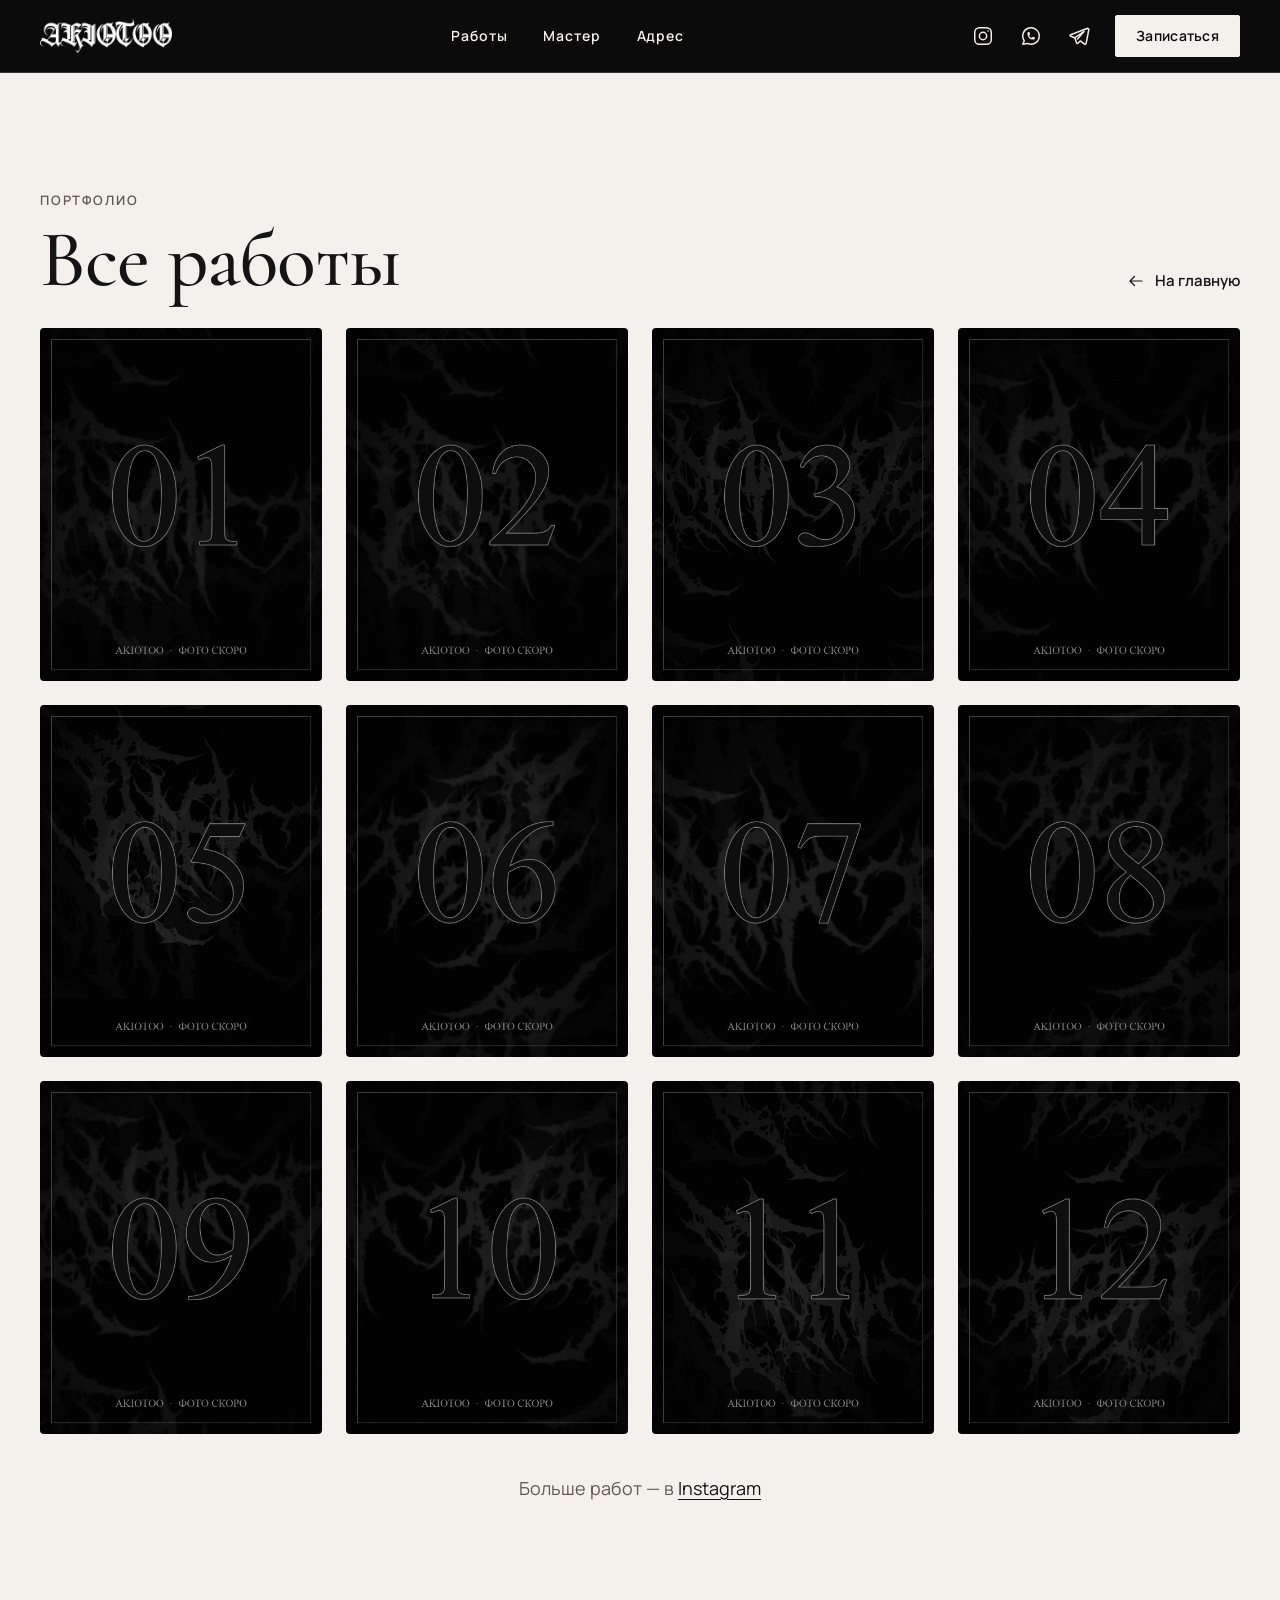
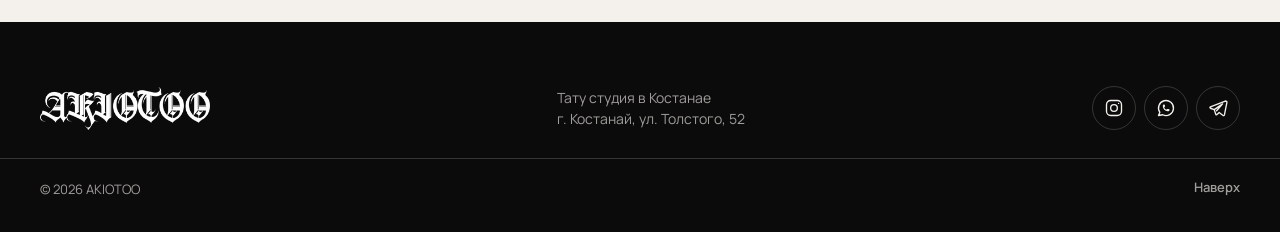
<file: works.html>
<!doctype html>
<html lang="ru" data-theme="light">
<head>
  <meta charset="utf-8">
  <meta name="viewport" content="width=device-width, initial-scale=1, viewport-fit=cover">
  <!-- Тема: по умолчанию светлая. Тёмная — по ссылке ?theme=dark (запоминается до закрытия вкладки),
       вернуть светлую — ?theme=light. Сменить тему по умолчанию — DEFAULT ниже (в обоих HTML). -->
  <script>
    (function () {
      var DEFAULT = 'light';
      var t = new URLSearchParams(location.search).get('theme');
      try {
        if (t === 'light' || t === 'dark') sessionStorage.setItem('akiotoo-theme', t);
        else t = sessionStorage.getItem('akiotoo-theme');
      } catch (e) {}
      document.documentElement.setAttribute('data-theme', t === 'light' || t === 'dark' ? t : DEFAULT);
      document.documentElement.classList.add('js');
    })();
  </script>
  <title>Все работы — AKIOTOO, тату студия в Костанае</title>
  <meta name="description" content="AKIOTOO — тату студия в Костанае, ул. Толстого, 52. Индивидуальные эскизы в любом стиле, стерильность и безопасность, бесплатная консультация. Опыт более 5 лет, 3500+ работ.">
  <meta name="theme-color" content="#0b0b0b">
  <meta property="og:type" content="website">
  <meta property="og:title" content="AKIOTOO — тату студия в Костанае">
  <meta property="og:description" content="Индивидуальные эскизы во всех стилях. Опыт более 5 лет, 3500+ работ. Консультация бесплатно.">
  <meta property="og:image" content="https://amudkzawi.github.io/akiotoo-website/assets/img/og.jpg">
  <meta property="og:locale" content="ru_RU">
  <link rel="icon" type="image/png" href="assets/img/favicon.png">
  <link rel="apple-touch-icon" href="assets/img/apple-touch-icon.png">

  <link rel="preload" href="assets/fonts/manrope.woff2" as="font" type="font/woff2" crossorigin>
  <link rel="preload" href="assets/fonts/cormorant-500.woff2" as="font" type="font/woff2" crossorigin>
  <link rel="stylesheet" href="css/style.css">
  <script src="js/config.js" defer></script>
  <script src="js/main.js" defer></script>
</head>
<body class="page-works">
  <svg width="0" height="0" style="position:absolute" aria-hidden="true" focusable="false">
    <symbol id="i-ig" viewBox="0 0 24 24"><g stroke="currentColor" stroke-width="1.6" fill="none" stroke-linecap="round" stroke-linejoin="round"><rect x="3" y="3" width="18" height="18" rx="5"/><circle cx="12" cy="12" r="4"/><path d="M17.5 6.5h.01"/></g></symbol>
    <symbol id="i-wa" viewBox="0 0 24 24"><g stroke="currentColor" stroke-width="1.6" fill="none" stroke-linecap="round" stroke-linejoin="round"><path d="M3 21l1.65-3.8a9 9 0 1 1 3.4 2.9L3 21"/><path d="M9 10a.5.5 0 0 0 1 0V9a.5.5 0 0 0-1 0v1a5 5 0 0 0 5 5h1a.5.5 0 0 0 0-1h-1a.5.5 0 0 0 0 1"/></g></symbol>
    <symbol id="i-tg" viewBox="0 0 24 24"><g stroke="currentColor" stroke-width="1.6" fill="none" stroke-linecap="round" stroke-linejoin="round"><path d="M21.5 3.5 2.9 10.6c-.8.3-.8 1.4 0 1.7l4.6 1.6 1.8 5.6c.2.7 1 .9 1.5.4l2.6-2.5 4.7 3.5c.6.4 1.4.1 1.6-.6l3-15.1c.1-.8-.6-1.4-1.2-1.2Z"/><path d="m7.5 13.9 10-6.9-7.2 8.3"/></g></symbol>
    <symbol id="i-gem" viewBox="0 0 24 24"><g stroke="currentColor" stroke-width="1.6" fill="none" stroke-linecap="round" stroke-linejoin="round"><path d="M6 3h12l4 6-10 13L2 9Z"/><path d="M11 3 8 9l4 13 4-13-3-6"/><path d="M2 9h20"/></g></symbol>
    <symbol id="i-layers" viewBox="0 0 24 24"><g stroke="currentColor" stroke-width="1.6" fill="none" stroke-linecap="round" stroke-linejoin="round"><path d="M12.83 2.18a2 2 0 0 0-1.66 0L2.6 6.08a1 1 0 0 0 0 1.83l8.58 3.91a2 2 0 0 0 1.66 0l8.58-3.9a1 1 0 0 0 0-1.83Z"/><path d="m22 17.65-9.17 4.16a2 2 0 0 1-1.66 0L2 17.65"/><path d="m22 12.65-9.17 4.16a2 2 0 0 1-1.66 0L2 12.65"/></g></symbol>
    <symbol id="i-shield" viewBox="0 0 24 24"><g stroke="currentColor" stroke-width="1.6" fill="none" stroke-linecap="round" stroke-linejoin="round"><path d="M20 13c0 5-3.5 7.5-7.66 8.95a1 1 0 0 1-.67-.01C7.5 20.5 4 18 4 13V6a1 1 0 0 1 1-1c2 0 4.5-1.2 6.24-2.72a1.17 1.17 0 0 1 1.52 0C14.51 3.81 17 5 19 5a1 1 0 0 1 1 1z"/><path d="m9 12 2 2 4-4"/></g></symbol>
    <symbol id="i-cal" viewBox="0 0 24 24"><g stroke="currentColor" stroke-width="1.6" fill="none" stroke-linecap="round" stroke-linejoin="round"><rect x="3" y="4" width="18" height="18" rx="2"/><path d="M16 2v4M8 2v4M3 10h18"/></g></symbol>
    <symbol id="i-arrow" viewBox="0 0 24 24"><g stroke="currentColor" stroke-width="1.6" fill="none" stroke-linecap="round" stroke-linejoin="round"><path d="M4 12h16M14 6l6 6-6 6"/></g></symbol>
    <symbol id="i-arrow-hand" viewBox="0 0 40 16"><path d="M1.5 8.6c8-.6 20.5-.9 35.2-.4M29.5 2.2c2.4 2.2 4.6 4 7.6 5.9-2.9 1.6-5.4 3.6-7.9 6" fill="none" stroke="currentColor" stroke-width="2.2" stroke-linecap="round" stroke-linejoin="round"/></symbol>
    <symbol id="i-box" viewBox="0 0 200 60" preserveAspectRatio="none"><path d="M4 6.5C50 3.6 120 4.4 196.5 3.2c.9 16 .4 33 1 51.2-58 1.6-131 1.4-193.8 2.4C2.6 40 3.6 22 4 6.5Z" fill="none" stroke="currentColor" stroke-width="2" stroke-linejoin="round" vector-effect="non-scaling-stroke"/></symbol>
  </svg>
  <a class="skip" href="#main">К содержанию</a>

  <header class="header">
    <div class="header__inner container">
      <a class="header__logo" href="index.html#top" aria-label="AKIOTOO — на главную"><picture><source type="image/avif" srcset="assets/img/logo-300.avif"><img src="assets/img/logo-300.webp" width="300" height="77" alt="AKIOTOO"></picture></a>
      <nav class="header__nav" aria-label="Разделы">
        <a href="index.html#works">Работы</a>
        <a href="index.html#master">Мастер</a>
        <a href="index.html#contacts">Адрес</a>
      </nav>
      <div class="header__actions">
      <ul class="socials" aria-label="Соцсети">
        <li><a class="icon-btn" data-ig href="#" aria-label="Instagram"><svg aria-hidden="true"><use href="#i-ig"/></svg></a></li>
        <li><a class="icon-btn" data-wa href="#" aria-label="WhatsApp"><svg aria-hidden="true"><use href="#i-wa"/></svg></a></li>
        <li><a class="icon-btn" data-tg href="#" aria-label="Telegram"><svg aria-hidden="true"><use href="#i-tg"/></svg></a></li>
      </ul>
        <a class="btn btn--sm header__cta" data-wa href="#">Записаться</a>
      </div>
    </div>
  </header>

  <main id="main" class="section works-page">
    <div class="container">
      <header class="section-head" data-reveal>
        <p class="kicker">Портфолио</p>
        <h1 class="h1">Все работы</h1>
        <a class="link link--back" href="index.html"><svg aria-hidden="true"><use href="#i-arrow"/></svg>На главную</a>
      </header>
      <div class="works-grid works-grid--all" data-works-grid>
        <!-- карточки подставляются из js/config.js -->
      </div>
      <p class="works-page__more">Больше работ — в <a class="link-inline" data-ig href="#">Instagram</a></p>
    </div>
  </main>

  <footer class="footer">
    <div class="container footer__inner">
      <a class="footer__logo" href="index.html#top" aria-label="AKIOTOO — наверх"><picture><source type="image/avif" srcset="assets/img/logo-300.avif"><img src="assets/img/logo-300.webp" width="300" height="77" alt="AKIOTOO"></picture></a>
      <p class="footer__tag">Тату студия в Костанае<br><span data-address></span></p>
      <ul class="socials footer__socials" aria-label="Соцсети">
        <li><a class="icon-btn" data-ig href="#" aria-label="Instagram"><svg aria-hidden="true"><use href="#i-ig"/></svg></a></li>
        <li><a class="icon-btn" data-wa href="#" aria-label="WhatsApp"><svg aria-hidden="true"><use href="#i-wa"/></svg></a></li>
        <li><a class="icon-btn" data-tg href="#" aria-label="Telegram"><svg aria-hidden="true"><use href="#i-tg"/></svg></a></li>
      </ul>
    </div>
    <div class="container footer__bottom">
      <p>© <span data-year>2026</span> AKIOTOO</p>
      <a class="link link--sm" href="index.html#top">Наверх</a>
    </div>
  </footer>

</body>
</html>
</file>
<file: css/style.css>
/* ==========================================================================
   AKIOTOO — стили
   1. Шрифты и токены
   2. База, сетка, типографика
   3. Кнопки, ссылки, иконки
   4. Секции (mobile-first)
   5. Планшет ≥ 768px
   6. ПК ≥ 1024px, широкие экраны
   7. Анимации (только transform / opacity)
   ========================================================================== */

/* ---------- 1. Шрифты (свои woff2: кириллица + латиница) ---------- */
@font-face {
  font-family: 'Manrope';
  src: url(../assets/fonts/manrope.woff2) format('woff2');
  font-weight: 400 600;
  font-style: normal;
  font-display: swap;
}
@font-face {
  font-family: 'Cormorant Garamond';
  src: url(../assets/fonts/cormorant-500.woff2) format('woff2');
  font-weight: 500;
  font-style: normal;
  font-display: swap;
}

/* Светлая тема (по умолчанию). Тёмная — html[data-theme="dark"] */
:root {
  --paper: #f4f1ec;
  --dark: #0b0b0b;

  --bg: var(--paper);
  --bg-2: #ebe7e0;
  --surface: #ffffff;
  --text: #141414;
  --muted: #5f5a53;
  --line: rgba(20, 20, 20, .14);
  --line-strong: rgba(20, 20, 20, .85);
  --map-filter: grayscale(1) contrast(1.02);

  --f-serif: 'Cormorant Garamond', 'Times New Roman', Georgia, serif;
  --f-sans: 'Manrope', system-ui, -apple-system, 'Segoe UI', Roboto, sans-serif;

  /* шкала размеров */
  --fs-sm: 13px;
  --fs-body: 17px;
  --fs-lead: 20px;
  --fs-h3: 21px;
  --fs-h2: 40px;
  --fs-h1: 48px;
  --fs-stat: 34px;

  --container: 1280px;
  --pad: 16px;          /* поля контейнера */
  --gap: 12px;          /* межколоночный интервал */
  --section: 64px;      /* отступ между секциями */
  --radius: 4px;
  --header-h: 60px;
  --ease: cubic-bezier(.2, .7, .2, 1);

  color-scheme: light;
}

:root[data-theme='dark'] {
  --paper: #0b0b0b;
  --bg-2: #151515;
  --surface: #1b1b1b;
  --text: #ece8e1;
  --muted: #9a958d;
  --line: rgba(236, 232, 225, .16);
  --line-strong: rgba(236, 232, 225, .8);
  --map-filter: invert(.92) hue-rotate(180deg) grayscale(.9) contrast(.9);
  color-scheme: dark;
}

/* тёмные островки: шапка, hero, подвал, лайтбокс */
.header, .hero, .footer, .lightbox {
  --bg: var(--dark);
  --text: #f4f1ec;
  --muted: rgba(244, 241, 236, .64);
  --line: rgba(244, 241, 236, .18);
  --line-strong: rgba(244, 241, 236, .85);
  color: var(--text);
}

/* ---------- 2. База ---------- */
*, *::before, *::after { box-sizing: border-box; }
html { -webkit-text-size-adjust: 100%; background: var(--bg); scroll-padding-top: calc(var(--header-h) + 16px); }
@media (prefers-reduced-motion: no-preference) { html { scroll-behavior: smooth; } }
body {
  margin: 0;
  background: var(--bg);
  color: var(--text);
  font: 400 var(--fs-body)/1.6 var(--f-sans);
  -webkit-font-smoothing: antialiased;
  text-rendering: optimizeLegibility;
}
img, svg, picture { display: block; max-width: 100%; }
img { height: auto; }
a { color: inherit; text-decoration: none; }
ul { list-style: none; margin: 0; padding: 0; }
h1, h2, h3, p, figure { margin: 0; }
button { font: inherit; color: inherit; background: none; border: 0; padding: 0; cursor: pointer; }
:focus-visible { outline: 2px solid currentColor; outline-offset: 3px; }

.sr-only {
  position: absolute; width: 1px; height: 1px; margin: -1px; padding: 0;
  overflow: hidden; clip: rect(0 0 0 0); white-space: nowrap; border: 0;
}
.skip {
  position: absolute; left: 12px; top: -80px; z-index: 300;
  padding: 12px 16px; background: var(--text); color: var(--bg);
}
.skip:focus { top: 12px; }

.container { width: 100%; max-width: calc(var(--container) + 2 * var(--pad)); margin-inline: auto; padding-inline: var(--pad); }
.grid { display: grid; grid-template-columns: repeat(12, minmax(0, 1fr)); column-gap: var(--gap); }

.section { padding-top: var(--section); }
main { padding-bottom: var(--section); }

.kicker {
  font: 600 var(--fs-sm)/1.2 var(--f-sans);
  letter-spacing: .14em;
  text-transform: uppercase;
  color: var(--muted);
}
.h1, .h2 { font-family: var(--f-serif); font-weight: 500; letter-spacing: -.01em; }
.h1 { font-size: var(--fs-h1); line-height: 1.02; }
.h2 { font-size: var(--fs-h2); line-height: 1.05; }
.lead { font-size: var(--fs-lead); line-height: 1.55; }

.section-head {
  display: grid; grid-template-columns: 1fr auto; align-items: end; gap: 10px 24px;
  margin-bottom: 28px;
}
.section-head .kicker { grid-column: 1 / -1; }
.section-head .link { margin-bottom: 6px; }

/* ---------- 3. Кнопки, ссылки, иконки — единый стиль ---------- */
.btn {
  display: inline-flex; align-items: center; justify-content: center; gap: 10px;
  min-height: 52px; padding: 0 26px;
  border: 1px solid var(--text);
  border-radius: 2px;
  background: var(--text); color: var(--bg);
  font: 600 15px/1 var(--f-sans); letter-spacing: .02em;
  transition: background-color .2s, color .2s, border-color .2s;
}
.btn svg { width: 20px; height: 20px; flex: none; }
.btn:hover { background: transparent; color: var(--text); }
.btn--ghost { background: transparent; color: var(--text); border-color: var(--line-strong); }
.btn--ghost:hover { background: var(--text); color: var(--bg); border-color: var(--text); }
.btn--sm { min-height: 42px; padding: 0 20px; font-size: 14px; }

.link {
  display: inline-flex; align-items: center; gap: 10px;
  font: 600 15px/1.2 var(--f-sans);
  background: linear-gradient(currentColor, currentColor) 0 100% / 0 1px no-repeat;
  padding-bottom: 4px;
  transition: background-size .3s var(--ease);
  white-space: nowrap;
}
.link svg { width: 18px; height: 18px; transition: transform .3s var(--ease); }
.link:hover { background-size: 100% 1px; }
.link:hover svg { transform: translateX(4px); }
.link--sm { font-size: 13px; }
.link--back svg { transform: scaleX(-1); }
.link--back:hover svg { transform: scaleX(-1) translateX(4px); }
.link-inline { text-decoration: underline; text-underline-offset: 4px; text-decoration-thickness: 1px; }
.link-inline:hover { text-decoration-thickness: 2px; }

.icon-btn {
  display: grid; place-items: center;
  width: 44px; height: 44px;
  border: 1px solid var(--line);
  border-radius: 50%;
  transition: background-color .2s, color .2s, border-color .2s;
}
.icon-btn svg { width: 20px; height: 20px; }
.icon-btn:hover { background: var(--text); color: var(--bg); border-color: var(--text); }
.socials { display: flex; gap: 8px; }

/* рукописная кнопка «Запись» — единственный маркерный акцент */
.btn-marker {
  position: relative;
  display: inline-flex; align-items: center; gap: 14px;
  padding: 14px 22px 12px;
  color: var(--text);
}
.btn-marker__word { height: 22px; width: auto; aspect-ratio: 2136 / 783; }
.btn-marker__arrow { width: 34px; height: 14px; transition: transform .3s var(--ease); }
.btn-marker__box { position: absolute; inset: 0; width: 100%; height: 100%; }
.btn-marker:hover .btn-marker__arrow { transform: translateX(6px); }

/* ---------- 4. Секции ---------- */

/* Шапка — чёрная полоса, как в макете */
.header {
  position: sticky; top: 0; z-index: 50;
  background: var(--dark);
  border-bottom: 1px solid var(--line);
}
.header__inner { display: flex; align-items: center; justify-content: space-between; gap: 16px; height: var(--header-h); }
.header__logo img { width: 116px; height: auto; }
.header__nav, .header__cta { display: none; }
.header .icon-btn { border-color: transparent; width: 40px; height: 40px; }
.header .icon-btn svg { width: 22px; height: 22px; }
.header .icon-btn:hover { border-color: var(--text); }

/* Hero */
.hero {
  position: relative;
  margin: 12px var(--pad) 0;
  aspect-ratio: 4 / 5;
  max-height: 80svh;
  min-height: 440px;
  overflow: hidden;
  border-radius: var(--radius);
  background: var(--dark);
}
.hero__media { position: absolute; inset: 0; }
.hero__media picture, .hero__media img { width: 100%; height: 100%; }
.hero__media img { object-fit: cover; object-position: 50% 40%; }
.hero__shade {
  position: absolute; inset: 0;
  background:
    linear-gradient(180deg, rgba(0,0,0,.55) 0%, rgba(0,0,0,0) 40%),
    linear-gradient(0deg, rgba(0,0,0,.55) 0%, rgba(0,0,0,0) 32%);
}
.hero__inner { position: relative; height: 100%; padding: 6% 6%; display: flex; flex-direction: column; justify-content: space-between; max-width: none; }
.hero__title { display: flex; flex-direction: column; align-items: flex-end; font-weight: 400; }
.hero__logo img { width: 100%; filter: drop-shadow(0 4px 20px rgba(0,0,0,.5)); }
.hero__studio {
  margin-top: 6px;
  font: 600 14px/1.2 var(--f-sans); letter-spacing: .14em; text-transform: uppercase;
}
.hero__city { margin-top: 10px; margin-right: 3%; }
.hero__city svg { height: 26px; width: auto; aspect-ratio: 2971 / 784; transform: rotate(-4deg); }
.hero__bottom { display: flex; align-items: flex-end; justify-content: space-between; gap: 16px; }
.hero__meta { display: none; }

/* Цифры */
.stats { margin-top: 12px; }
.stats__list {
  display: grid; grid-template-columns: repeat(3, 1fr);
  border: 1px solid var(--line-strong);
  border-radius: var(--radius);
}
.stat { display: flex; flex-direction: column; align-items: center; justify-content: center; padding: 12px 6px; text-align: center; }
.stat + .stat { border-left: 1px solid var(--line); }
.stat__value { order: 2; font: 500 22px/1.1 var(--f-serif); font-variant-numeric: lining-nums; white-space: nowrap; }
.stat__value small { font-size: .7em; }
.stat__label { order: 1; font: 600 13px/1.3 var(--f-sans); color: var(--muted); }

/* Портфолио — ровная сетка, одинаковые пропорции */
.works-grid { display: grid; gap: 8px; }
.works-grid--home { grid-template-columns: repeat(3, 1fr); }
.works-grid--home .is-extra { display: none; }
.works-grid--all { grid-template-columns: repeat(2, 1fr); }
.work {
  position: relative; display: block;
  aspect-ratio: 4 / 5;
  overflow: hidden;
  border-radius: var(--radius);
  background: var(--dark);
}
.work img { width: 100%; height: 100%; object-fit: cover; transition: transform .6s var(--ease); }
.work:hover img { transform: scale(1.04); }
.work:focus-visible { outline-offset: 2px; }

/* Преимущества */
.features { display: grid; grid-template-columns: repeat(2, 1fr); border-top: 1px solid var(--line); }
.feature {
  display: flex; flex-direction: column; gap: 14px;
  padding: 20px 14px 22px 0;
  border-bottom: 1px solid var(--line);
}
.feature:nth-child(even) { padding-left: 14px; border-left: 1px solid var(--line); }
.feature__icon { width: 28px; height: 28px; }
.feature__title { font: 500 var(--fs-h3)/1.15 var(--f-serif); }

/* О мастере */
.about { align-items: center; row-gap: 24px; }
.about__text { grid-column: 1 / span 7; }
.about__text .h2 { margin: 12px 0 16px; }
.about__text .lead { font-size: var(--fs-body); }
.about__cta { margin-top: 24px; display: none; }
.about__photo { grid-column: 8 / -1; overflow: hidden; border-radius: var(--radius); aspect-ratio: 4 / 5; }
.about__photo img { width: 100%; height: 100%; object-fit: cover; }

/* Адрес */
.contacts { row-gap: 24px; align-items: start; }
.contacts__info { grid-column: 1 / span 6; }
.contacts__info .h2 { margin: 12px 0 16px; }
.contacts__address { font: 500 22px/1.25 var(--f-serif); }
.contacts__note { margin-top: 8px; font-size: 14px; color: var(--muted); }
.contacts__actions { display: flex; flex-direction: column; align-items: flex-start; gap: 10px; margin-top: 20px; }
.contacts__actions .btn { min-height: 44px; padding: 0 16px; font-size: 14px; }

.map {
  grid-column: 7 / -1;
  position: relative; z-index: 0; isolation: isolate;
  aspect-ratio: 1 / 1;
  border-radius: var(--radius);
  overflow: hidden;
  background: var(--bg-2);
}
.map.leaflet-container { font: 11px var(--f-sans); background: var(--bg-2); }
.map .leaflet-tile-pane { filter: var(--map-filter); }
.map .leaflet-control-attribution { background: var(--bg); color: var(--muted); }
.map .leaflet-control-attribution a { color: var(--muted); }
.map .leaflet-bar a { background: var(--bg); color: var(--text); border-color: var(--line); }
.map-pin span {
  display: block; width: 22px; height: 22px; border-radius: 50%;
  background: var(--text); border: 6px solid var(--bg);
  box-shadow: 0 0 0 1px var(--text), 0 4px 12px rgba(0,0,0,.25);
  cursor: pointer;
}

/* Подвал */
.footer { background: var(--dark); padding: 40px 0 24px; }
.footer__inner { display: flex; flex-direction: column; align-items: center; gap: 20px; text-align: center; }
.footer__logo img { width: 140px; }
.footer__tag { font-size: 14px; color: var(--muted); line-height: 1.5; }
.footer__bottom {
  display: flex; justify-content: space-between; align-items: center;
  margin-top: 28px; padding-top: 20px;
  border-top: 1px solid var(--line);
  font-size: 13px; color: var(--muted);
}

/* Все работы */
.works-page .section-head { margin-bottom: 28px; grid-template-columns: 1fr; }
.works-page .section-head .link { justify-self: start; }
@media (min-width: 768px) {
  .works-page .section-head { grid-template-columns: 1fr auto; }
  .works-page .section-head .link { justify-self: end; }
}
.works-page__more { margin-top: 40px; text-align: center; color: var(--muted); }
.works-page__more a { color: var(--text); }

/* Лайтбокс */
.lightbox {
  position: fixed; inset: 0; z-index: 400;
  display: grid; place-items: center;
  background: rgba(8, 8, 8, .94);
  opacity: 0; visibility: hidden;
  transition: opacity .3s, visibility .3s;
}
.lightbox.is-open { opacity: 1; visibility: visible; }
.lightbox__figure { margin: 0; }
.lightbox__img {
  max-width: 92vw; max-height: 82vh; width: auto; height: auto;
  border-radius: 2px;
  transform: scale(.98); transition: transform .4s var(--ease), opacity .25s;
}
.lightbox.is-open .lightbox__img { transform: none; }
.lightbox__count { position: absolute; left: 20px; top: 24px; font: 600 13px var(--f-sans); letter-spacing: .12em; color: var(--muted); }
.lightbox__btn {
  position: absolute; display: grid; place-items: center;
  width: 48px; height: 48px; border-radius: 50%;
  border: 1px solid var(--line); background: rgba(8,8,8,.6);
  transition: background-color .2s, color .2s, border-color .2s;
}
.lightbox__btn:hover { background: var(--text); color: var(--bg); border-color: var(--text); }
.lightbox__btn svg { width: 22px; height: 22px; }
.lightbox__close { top: 12px; right: 12px; }
.lightbox__prev { left: 12px; bottom: 16px; }
.lightbox__next { right: 12px; bottom: 16px; }
.lightbox__prev svg { transform: scaleX(-1); }
body.lb-open { overflow: hidden; }

/* ---------- 5. Планшет ---------- */
@media (min-width: 768px) {
  :root {
    --pad: 32px; --gap: 20px; --section: 96px;
    --fs-body: 17px; --fs-lead: 21px; --fs-h2: 52px; --fs-h1: 64px; --fs-h3: 23px; --fs-stat: 44px;
  }
  .hero { aspect-ratio: 16 / 11; }
  .hero__title { align-self: flex-end; width: 62%; }
  .hero__city svg { height: 34px; }
  .btn-marker__word { height: 26px; }
  .stat { padding: 20px 12px; }
  .stat__value { font-size: var(--fs-stat); }
  .section-head { margin-bottom: 40px; }
  .works-grid { gap: 16px; }
  .works-grid--home { grid-template-columns: repeat(3, 1fr); }
  .works-grid--home .is-extra { display: block; }
  .works-grid--all { grid-template-columns: repeat(3, 1fr); }
  .features { grid-template-columns: repeat(4, 1fr); }
  .feature, .feature:nth-child(even) { padding: 28px 20px 32px; border-left: 1px solid var(--line); }
  .feature:first-child { border-left: 0; padding-left: 0; }
  .about__text .lead { font-size: var(--fs-lead); }
  .about__cta { display: inline-flex; }
  .contacts__address { font-size: 28px; }
  .contacts__actions { flex-direction: row; flex-wrap: wrap; }
  .contacts__actions .btn { min-height: 52px; padding: 0 24px; font-size: 15px; }
  .map { aspect-ratio: 4 / 3; }
  .footer__inner { flex-direction: row; justify-content: space-between; text-align: left; }
}

/* ---------- 6. ПК ---------- */
@media (min-width: 1024px) {
  :root {
    --pad: 40px; --gap: 24px; --section: 120px; --header-h: 72px;
    --fs-body: 18px; --fs-lead: 22px; --fs-h2: 64px; --fs-h1: 80px; --fs-h3: 26px; --fs-stat: 56px;
  }

  .header__logo img { width: 132px; }
  .header__nav { display: flex; gap: 36px; }
  .header__nav a {
    font: 600 14px/1 var(--f-sans); letter-spacing: .06em;
    padding: 8px 0;
    background: linear-gradient(currentColor, currentColor) 0 100% / 0 1px no-repeat;
    transition: background-size .3s var(--ease);
  }
  .header__nav a:hover { background-size: 100% 1px; }
  .header__actions { display: flex; align-items: center; gap: 16px; }
  .header__cta { display: inline-flex; }
  .header .btn { background: var(--text); color: var(--bg); }
  .header .btn:hover { background: transparent; color: var(--text); }

  /* Hero на всю ширину */
  .hero {
    margin: 0;
    aspect-ratio: auto;
    height: clamp(600px, calc(100svh - var(--header-h)), 960px);
    max-height: none;
    border-radius: 0;
  }
  .hero__media { inset: -8% 0 0; will-change: transform; }
  .hero__media img { object-position: 30% 45%; }
  .hero__shade {
    background:
      linear-gradient(90deg, rgba(0,0,0,.25) 0%, rgba(0,0,0,0) 45%),
      linear-gradient(0deg, rgba(0,0,0,.6) 0%, rgba(0,0,0,0) 35%);
  }
  .hero__inner {
    max-width: calc(var(--container) + 2 * var(--pad));
    padding: 0 var(--pad);
    display: grid; grid-template-columns: repeat(12, minmax(0, 1fr)); column-gap: var(--gap);
    grid-template-rows: 1fr auto;
  }
  .hero__title { grid-column: 6 / -1; width: auto; align-self: center; }
  .hero__studio { font-size: 17px; letter-spacing: .3em; margin-top: 14px; }
  .hero__city svg { height: 44px; }
  .hero__bottom { grid-column: 1 / -1; padding-bottom: 56px; }
  .btn-marker__word { height: 30px; }
  .btn-marker__arrow { width: 44px; height: 18px; }
  .hero__meta { display: block; font-size: 14px; letter-spacing: .08em; color: var(--muted); }

  /* Цифры — строка под hero */
  .stats { margin-top: 0; }
  .stats__list { border: 0; border-bottom: 1px solid var(--line); border-radius: 0; }
  .stat { align-items: flex-start; text-align: left; padding: 40px 0 44px; gap: 6px; }
  .stat + .stat { border-left: 1px solid var(--line); padding-left: var(--gap); }
  .stat__value { order: 1; }
  .stat__label { order: 2; font-size: 13px; letter-spacing: .14em; text-transform: uppercase; }

  .section-head { margin-bottom: 48px; }
  .works-grid { gap: var(--gap); }

  .about__text { grid-column: 1 / span 6; }
  .about__text .h2 { margin: 16px 0 28px; }
  .about__text .lead { max-width: 30ch; }
  .about__cta { margin-top: 40px; }
  .about__photo { grid-column: 8 / -1; }

  .contacts__info { grid-column: 1 / span 5; align-self: center; }
  .contacts__info .h2 { margin: 16px 0 28px; }
  .contacts__address { font-size: 32px; }
  .contacts__actions { margin-top: 36px; }
  .map { grid-column: 7 / -1; aspect-ratio: 4 / 3; }

  .footer { padding: 64px 0 32px; }
  .footer__logo img { width: 170px; }

  .works-grid--all { grid-template-columns: repeat(4, 1fr); }

  .lightbox__prev { left: 32px; top: 50%; bottom: auto; margin-top: -24px; }
  .lightbox__next { right: 32px; top: 50%; bottom: auto; margin-top: -24px; }
  .lightbox__close { top: 24px; right: 32px; }
  .lightbox__count { left: 32px; top: 36px; }
}

@media (min-width: 1600px) {
  :root { --fs-h2: 72px; --fs-h1: 88px; }
}

/* ---------- 7. Появление блоков: fade + 20px, 0.6s, один раз ---------- */
@media (prefers-reduced-motion: no-preference) {
  .js [data-reveal] { opacity: 0; transform: translateY(20px); transition: opacity .6s var(--ease), transform .6s var(--ease); }
  .js [data-reveal].is-in { opacity: 1; transform: none; }
}
@media (prefers-reduced-motion: reduce) {
  *, *::before, *::after { transition-duration: .01ms !important; animation-duration: .01ms !important; }
}
</file>
